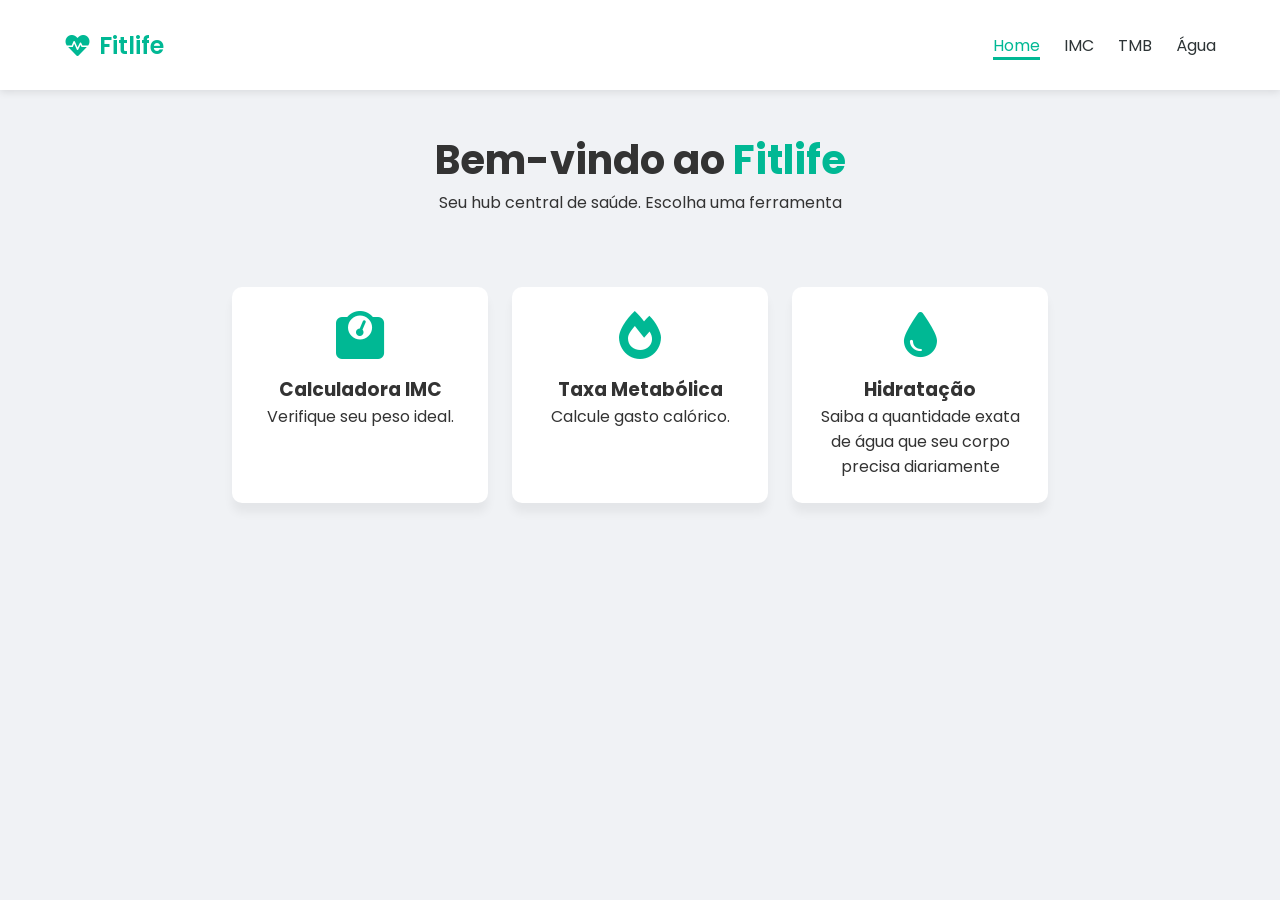
<file: index.html>
<!DOCTYPE html>
<html lang="pt-BR">

<head>
    <meta charset="UTF-8">
    <meta name="viewport" content="width=device-width, initial-scale=1.0">
    <link rel="preconnect" href="https://fonts.googleapis.com">
    <link rel="preconnect" href="https://fonts.gstatic.com" crossorigin>
    <link rel="stylesheet" href="./css/styles.css">
    <link rel="stylesheet" href="https://cdnjs.cloudflare.com/ajax/libs/font-awesome/6.0.0/css/all.min.css" />
    <link href="https://fonts.googleapis.com/css2?family=Poppins:ital,wght@0,100;0,200;0,300;0,400;0,500;0,600;0,700;0,800;0,900;1,100;1,200;1,300;1,400;1,500;1,600;1,700;1,800;1,900&display=swap" rel="stylesheet">
    <title>Fitlife</title>
</head>

<body>

    <!--Navegação-->
    <nav>
        <a class="logo" href="index.html">
            <i class="fas fa-heartbeat"></i>Fitlife
        </a>

        <ul class="nav-links">
            <li><a class="nav-link" id="nav-active" href="index.html">Home</a></li>
            <li><a class="nav-link" href="pages/imc.html">IMC</a></li>
            <li><a class="nav-link" href="pages/tmb.html">TMB</a></li>
            <li><a class="nav-link" href="pages/water.html">Água</a></li>
        </ul>
    </nav>

    <!--Cabeçalho-->
    <header class="header-container">
        <h1>Bem-vindo ao <span>Fitlife</span></h1>
        <p>Seu hub central de saúde. Escolha uma ferramenta</p>
    </header>
    
    <!--Conteúdo Principal-->
    <main>

        <section class="cards-section">
            <a class="feature-card" href="pages/imc.html">
                <i class="fas fa-weight"></i>
                <h3>Calculadora IMC</h3>
                <p>Verifique seu peso ideal.</p>
            </a>
            <a class="feature-card" href="pages/tmb.html">
                <i class="fas fa-fire"></i>
                <h3>Taxa Metabólica</h3>
                <p>Calcule gasto calórico.</p>
            </a>
            <a class="feature-card" href="pages/water.html">
                <i class="fas fa-tint"></i>
                <h3>Hidratação</h3>
                <p>Saiba a quantidade exata de água que seu corpo precisa diariamente</p>
            </a>
        </section>

    </main>

</body>

</html>
</file>
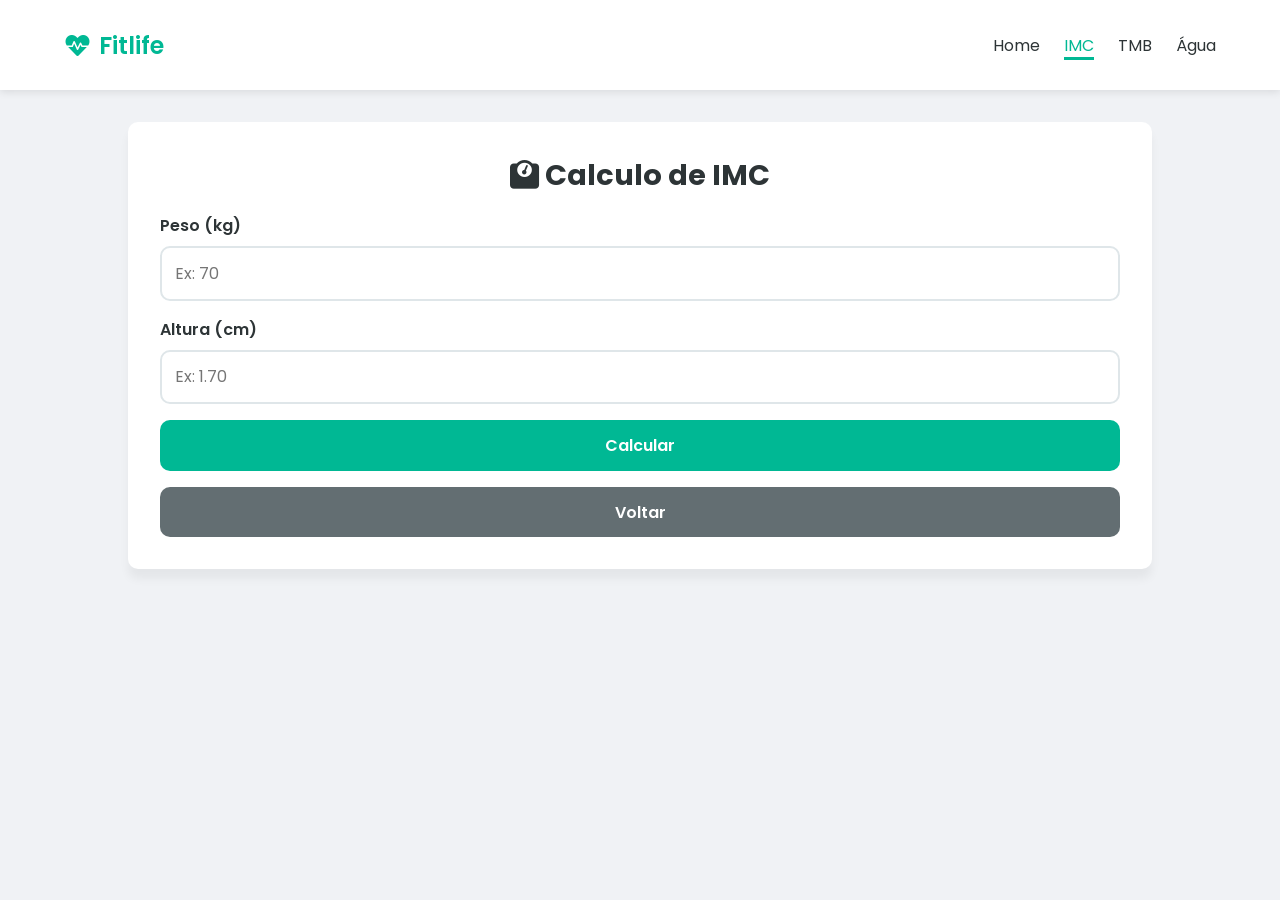
<file: pages/imc.html>
<!DOCTYPE html>
<html lang="pt-BR">

<head>
    <meta charset="UTF-8">
    <meta name="viewport" content="width=device-width, initial-scale=1.0">
    <link rel="preconnect" href="https://fonts.googleapis.com">
    <link rel="preconnect" href="https://fonts.gstatic.com" crossorigin>
    <link rel="stylesheet" href="../css/styles.css">
    <link rel="stylesheet" href="https://cdnjs.cloudflare.com/ajax/libs/font-awesome/6.0.0/css/all.min.css" />
    <link href="https://fonts.googleapis.com/css2?family=Poppins:ital,wght@0,100;0,200;0,300;0,400;0,500;0,600;0,700;0,800;0,900;1,100;1,200;1,300;1,400;1,500;1,600;1,700;1,800;1,900&display=swap" rel="stylesheet">
    <title>Fitlife | IMC</title>
</head>

<body>

    <!--Navegação-->
    <nav>
        <a class="logo" href="../index.html">
            <i class="fas fa-heartbeat"></i>Fitlife
        </a>

        <ul class="nav-links">
            <li><a class="nav-link" href="../index.html">Home</a></li>
            <li><a class="nav-link" id="nav-active"  href="imc.html">IMC</a></li>
            <li><a class="nav-link" href="tmb.html">TMB</a></li>
            <li><a class="nav-link" href="water.html">Água</a></li>
        </ul>
    </nav>

    <main>
        <section class="tool-container">

            <div class="tool-container-title">
                <h2><i class="fas fa-weight"></i> Calculo de IMC</h2>
            </div>

            <form>
                <div class="form-group">
                    <label for="weight">Peso (kg)</label>
                    <input type="number" id="weight" placeholder="Ex: 70"
                    step="any">
                </div>

                <div class="form-group">
                    <label for="height">Altura (cm)</label>
                    <input type="number" id="height" placeholder="Ex: 1.70" required
                    step="any">
                </div>

                <button class="action-btn" type="submit" onclick="calculateIMC(event)">Calcular</button>
                <a class="action-btn btn-back" href="../index.html">Voltar</a>
            </form>

                <div id="result" class="result-box">
                    <p>Seu IMC é:</p>
                    <h2 id="imc-value">00.0</h2>
                    <p id="imc-desc">Classificação</p>
                </div>

        </section>

    </main>

    <script src="../js/imc.js"></script>
</body>

</html>
</file>
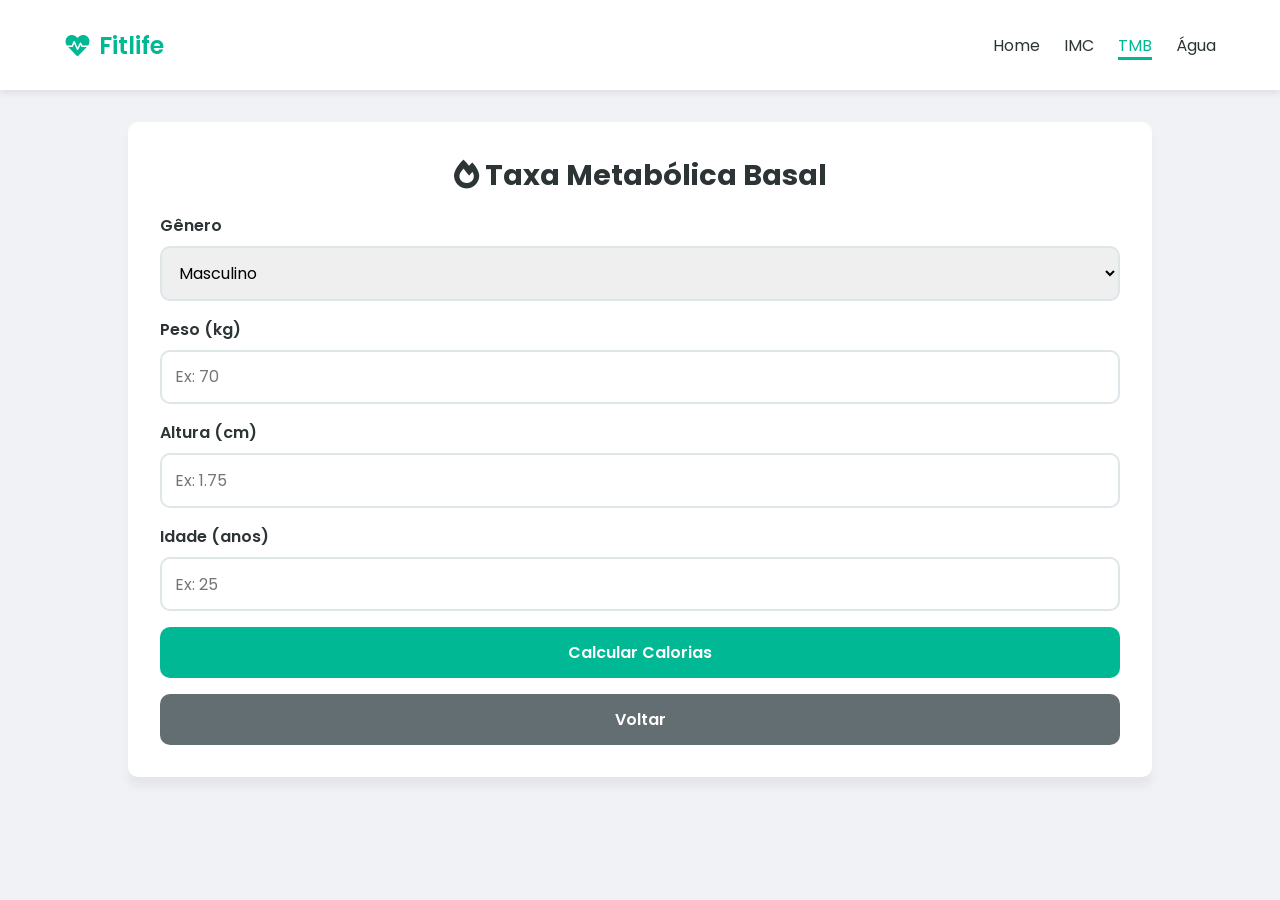
<file: pages/tmb.html>
<!DOCTYPE html>
<html lang="pt-BR">

<head>
  <meta charset="UTF-8" />
  <meta name="viewport" content="width=device-width, initial-scale=1.0" />
  <link rel="preconnect" href="https://fonts.googleapis.com" />
  <link rel="preconnect" href="https://fonts.gstatic.com" crossorigin />
  <link rel="stylesheet" href="../css/styles.css" />
  <link rel="stylesheet" href="https://cdnjs.cloudflare.com/ajax/libs/font-awesome/6.0.0/css/all.min.css" />
  <link
    href="https://fonts.googleapis.com/css2?family=Poppins:ital,wght@0,100;0,200;0,300;0,400;0,500;0,600;0,700;0,800;0,900;1,100;1,200;1,300;1,400;1,500;1,600;1,700;1,800;1,900&display=swap"
    rel="stylesheet" />
  <title>Fitlife | TMB</title>
</head>

<body>

  <!--Navegação-->
  <nav>
    <a class="logo" href="../index.html">
      <i class="fas fa-heartbeat"></i>Fitlife
    </a>

    <ul class="nav-links">
      <li><a class="nav-link" href="../index.html">Home</a></li>
      <li><a class="nav-link" href="imc.html">IMC</a></li>
      <li><a class="nav-link" id="nav-active" href="tmb.html">TMB</a></li>
      <li><a class="nav-link" href="water.html">Água</a></li>
    </ul>
  </nav>

  <main>
    <section class="tool-container">

      <div class="tool-container-title">
        <h2><i class="fas fa-fire"></i> Taxa Metabólica Basal</h2>
      </div>

      <form>

        <div class="form-group">
          <label for="gender">Gênero</label>
          <select id="gender">
            <option value="male">Masculino</option>
            <option value="female">Feminino</option>
          </select>
        </div>

        <div class="form-group">
          <label for="weight">Peso (kg)</label>
          <input type="number" id="weight" placeholder="Ex: 70" />
        </div>

        <div class="form-group">
          <label for="height">Altura (cm)</label>
          <input type="number" id="height" placeholder="Ex: 1.75" />
        </div>

        <div class="form-group">
          <label for="age">Idade (anos)</label>
          <input type="number" id="age" placeholder="Ex: 25" />
        </div>

        <button class="action-btn" type="submit" onclick="calculateTMB(event)">Calcular Calorias</button>
        <a class="action-btn btn-back" href="../index.html">Voltar</a>

        <div id="result" class="result-box">
          <p>Gasto Calorico basal</p>
          <h2 id="tmb-value">0000</h2>
          <p>Kcal/Dia</p>
        </div>

    </section>
    </form>
  </main>

  <script src="../js/tmb.js"></script>
</body>

</html>
</file>
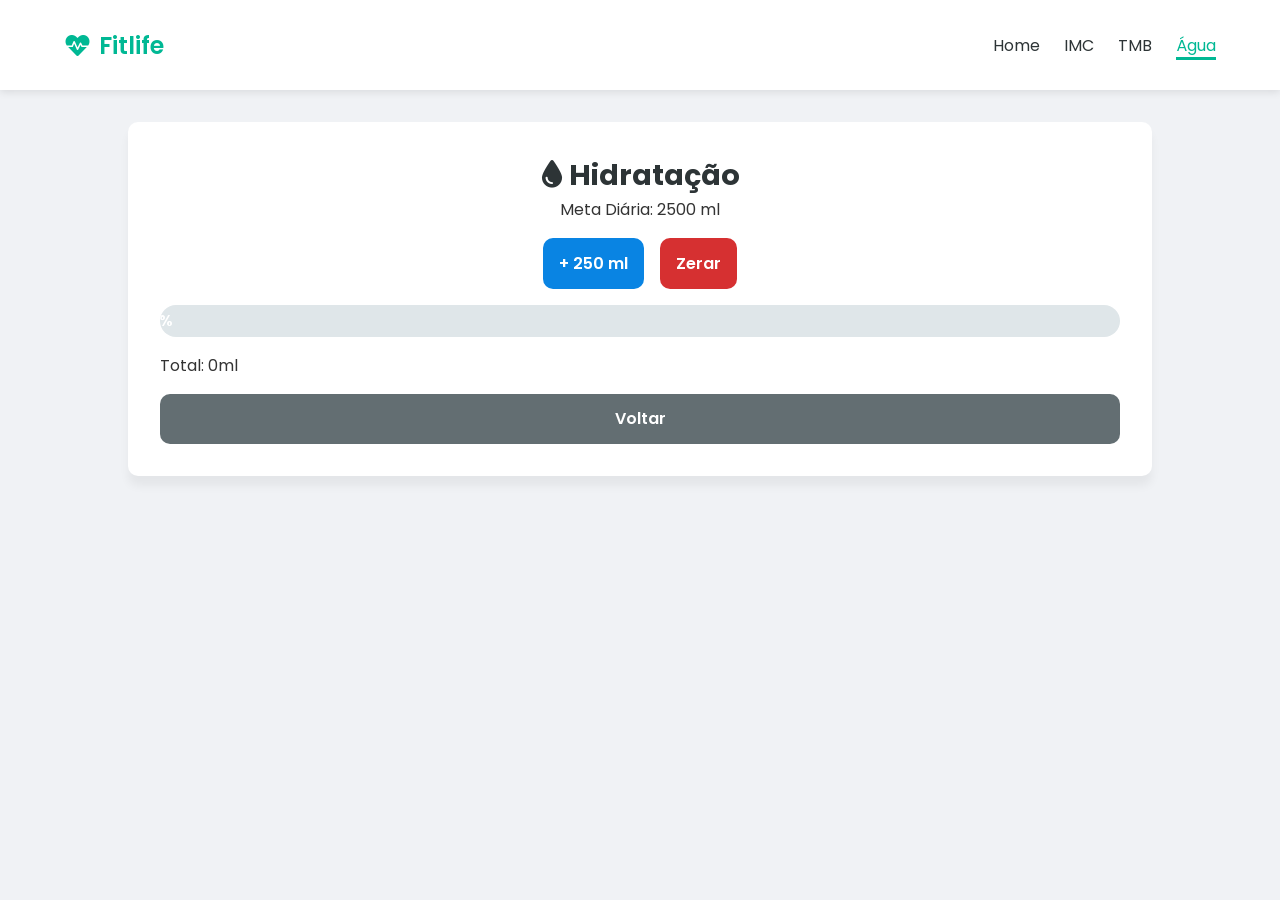
<file: pages/water.html>
<!DOCTYPE html>
<html lang="pt-BR">

<head>
    <meta charset="UTF-8">
    <meta name="viewport" content="width=device-width, initial-scale=1.0">
    <link rel="preconnect" href="https://fonts.googleapis.com">
    <link rel="preconnect" href="https://fonts.gstatic.com" crossorigin>
    <link rel="stylesheet" href="../css/styles.css">
    <link rel="stylesheet" href="../css/water.css">
    <link rel="stylesheet" href="https://cdnjs.cloudflare.com/ajax/libs/font-awesome/6.0.0/css/all.min.css" />
    <link
        href="https://fonts.googleapis.com/css2?family=Poppins:ital,wght@0,100;0,200;0,300;0,400;0,500;0,600;0,700;0,800;0,900;1,100;1,200;1,300;1,400;1,500;1,600;1,700;1,800;1,900&display=swap"
        rel="stylesheet">
    <title>Fitlife | Água</title>
</head>

<body>

    <!--Navegação-->
    <nav>
        <a class="logo" href="../index.html">
            <i class="fas fa-heartbeat"></i>Fitlife
        </a>

        <ul class="nav-links">
            <li><a class="nav-link" href="../index.html">Home</a></li>
            <li><a class="nav-link" href="imc.html">IMC</a></li>
            <li><a class="nav-link" href="tmb.html">TMB</a></li>
            <li><a class="nav-link" id="nav-active" href="water.html">Água</a></li>
        </ul>
    </nav>

    <main>
        <section class="tool-container">

            <div class="tool-container-title">
                <h2><i class="fas fa-tint"></i> Hidratação</h2>
                <p>Meta Diária: 2500 ml</p>
            </div>

            <div class="water-controls">
                <button class="action-btn btn-water-add" type="submit" onclick="addWater(250)">+ 250 ml</button>
                <button class="action-btn btn-water-reset" type="submit" onclick="resetWater()">Zerar</button>
            </div>

            <div class="progress-container">
                <div class="progress-bar" id="water-bar">0%</div>
            </div>

            <p>Total: <span id="water-total">0</span>ml</p>

            <a class="action-btn btn-back" href="../index.html">Voltar</a>
        </section>

    </main>

    <script src="../js/water.js"></script>
</body>

</html>
</file>
<file: css/styles.css>
/* css-01-variaveis-globais */
:root {
  --primary-color: #00b894;
  --primary-dark: #019477;
  --secondary-color: #2d3436;
  --background-color: #f0f2f5;
  --card-color: #ffffff;
  --text-color: #333333;
  --muted-color: #636e72;
  --danger-color: #d63031;
  --water-color: #0984e3;
  --border-color: #dfe6e9;


  --shadow-md: 0 10px 10px rgba(0, 0, 0, 0.05);
}

* {
    margin: 0;
    padding: 0;
    box-sizing: border-box;
}

body {
    font-family: "Poppins", sans-serif;
    background-color: var(--background-color);
    color: var(--text-color)
}

nav {
    /* flexbox */
    display: flex;
    justify-content: space-between;
    align-items: center;


    height: 10vh;
    background-color: var(--card-color);
    padding: 0 5%;
    box-shadow: 0 2px 8px rgba(0, 0, 0, 0.1);
}

.logo {
    /* flexbox */
    display: flex;
    align-items: center;
    gap: 0.5rem;
    font-size: 1.5rem;
    color: var(--primary-color);
    text-decoration: none;
    font-weight: 600;
}

.nav-links {
    display: flex;
    list-style: none;
    gap: 1.5rem;
}

.nav-link {
    text-decoration: none;
    color: var(--secondary-color);
    font-size: 1rem;
}

.nav-link:hover {
    color: var(--primary-color);
}

#nav-active {
    border-bottom: 3px var(--primary-color) solid;
    color: var(--primary-color);
}

.header-container {
    text-align: center;
    padding: 2.5rem 0;
}

.header-container h1 {
    font-size: 40px;
}

.header-container span {
    color: var(--primary-color);
}

main {
    width: 80vw;
    margin: 0 auto;
    padding: 2rem 0;
}

.cards-section {
    display: flex;
    justify-content: center;
    flex-wrap: wrap;
    gap: 1.5rem;
    text-align: center;
}

.feature-card {
    background-color: var(--card-color);
    color: var(--text-color);
    padding: 1.5rem;
    border-radius: 10px;
    text-align: center;
    text-decoration: none;
    box-shadow: var(--shadow-md);
    width: 16rem;
}

.feature-card:hover {
    border: 2px solid var(--primary-color);
}

.feature-card i {
    font-size: 3rem;
    color: var(--primary-color);
    margin-bottom: 1rem;
}

.tool-container {
    display: flex;
    flex-direction: column;
    gap: 1rem;

    width: 100%;
    padding: 2rem;

    background-color: var(--card-color);
    box-shadow: var(--shadow-md);   
    border-radius: 10px;
}

.tool-container-title {
    text-align: center;   
}

.tool-container-title h2 {
    color: var(--secondary-color);
    font-size: 1.8rem;
}

.tool-container form {
    display: flex;
    flex-direction: column;
    gap: 1rem;
}

.form-group {
    display: flex;
    flex-direction: column;
    gap: 0.5rem;
}

.form-group label {
    font-weight: 600;
    color: var(--secondary-color);
}

.form-group input,
.form-group select {
    padding: 0.8rem;
    border: 2px solid var(--border-color);
    border-radius: 10px;
    font-size: 1rem;
    font-family: inherit;
}

.form-group input:focus {
    outline: none;
    border-color: var(--primary-color);
}

.form-group select {
    outline: none;
}

.action-btn {
    padding: 0.8rem 1rem;
    background-color: var(--primary-color);
    color: var(--card-color);
    border: none;
    border-radius: 10px;
    font-size: 1rem;
    font-weight: 600;
    font-family: inherit;
    cursor: pointer;
    text-decoration: none;
    text-align: center;
    transition: 0.3s;
}

.action-btn:hover {
    background-color: var(--primary-dark);
}

.btn-back {
    background-color: var(--muted-color);
}

.btn-back:hover {
    background-color: var(--secondary-color);
}

.result-box {
    display: none;
    padding: 1.25rem;
    background-color: #e8f8f5;
    border-radius: 10px;
    text-align: center;
}

.show {
    display: block;
}

@media (max-width: 400px) {
    nav {
        flex-direction: column;
        justify-content: center;
    } 
}
</file>
<file: css/water.css>
.water-controls {
    display: flex;
    justify-content: center;
    aligin-items: center;
    flex-wrap: wrap;
    gap: 1rem;
}

.btn-water-add {
   background-color: var(--water-color);
}

.btn-water-add:hover {
    background-color: #0000BB;
}

.btn-water-reset {
    background-color: var(--danger-color);
}

.btn-water-reset:hover {
    background-color: #b71c1c;
}

.progress-container {
    widht: 100%;
    height: 2rem;
    background-color: var(--border-color);
    border-radius: 2rem;
    overflow: hidden;
}

.progress-bar {
    display: flex;
    justify-content: center;
    align-items: center;

    width: 0%;
    height: 100%;
    background-color: var(--water-color);
    color: var(--card-color);
    font-weight: 600;
}
</file>
